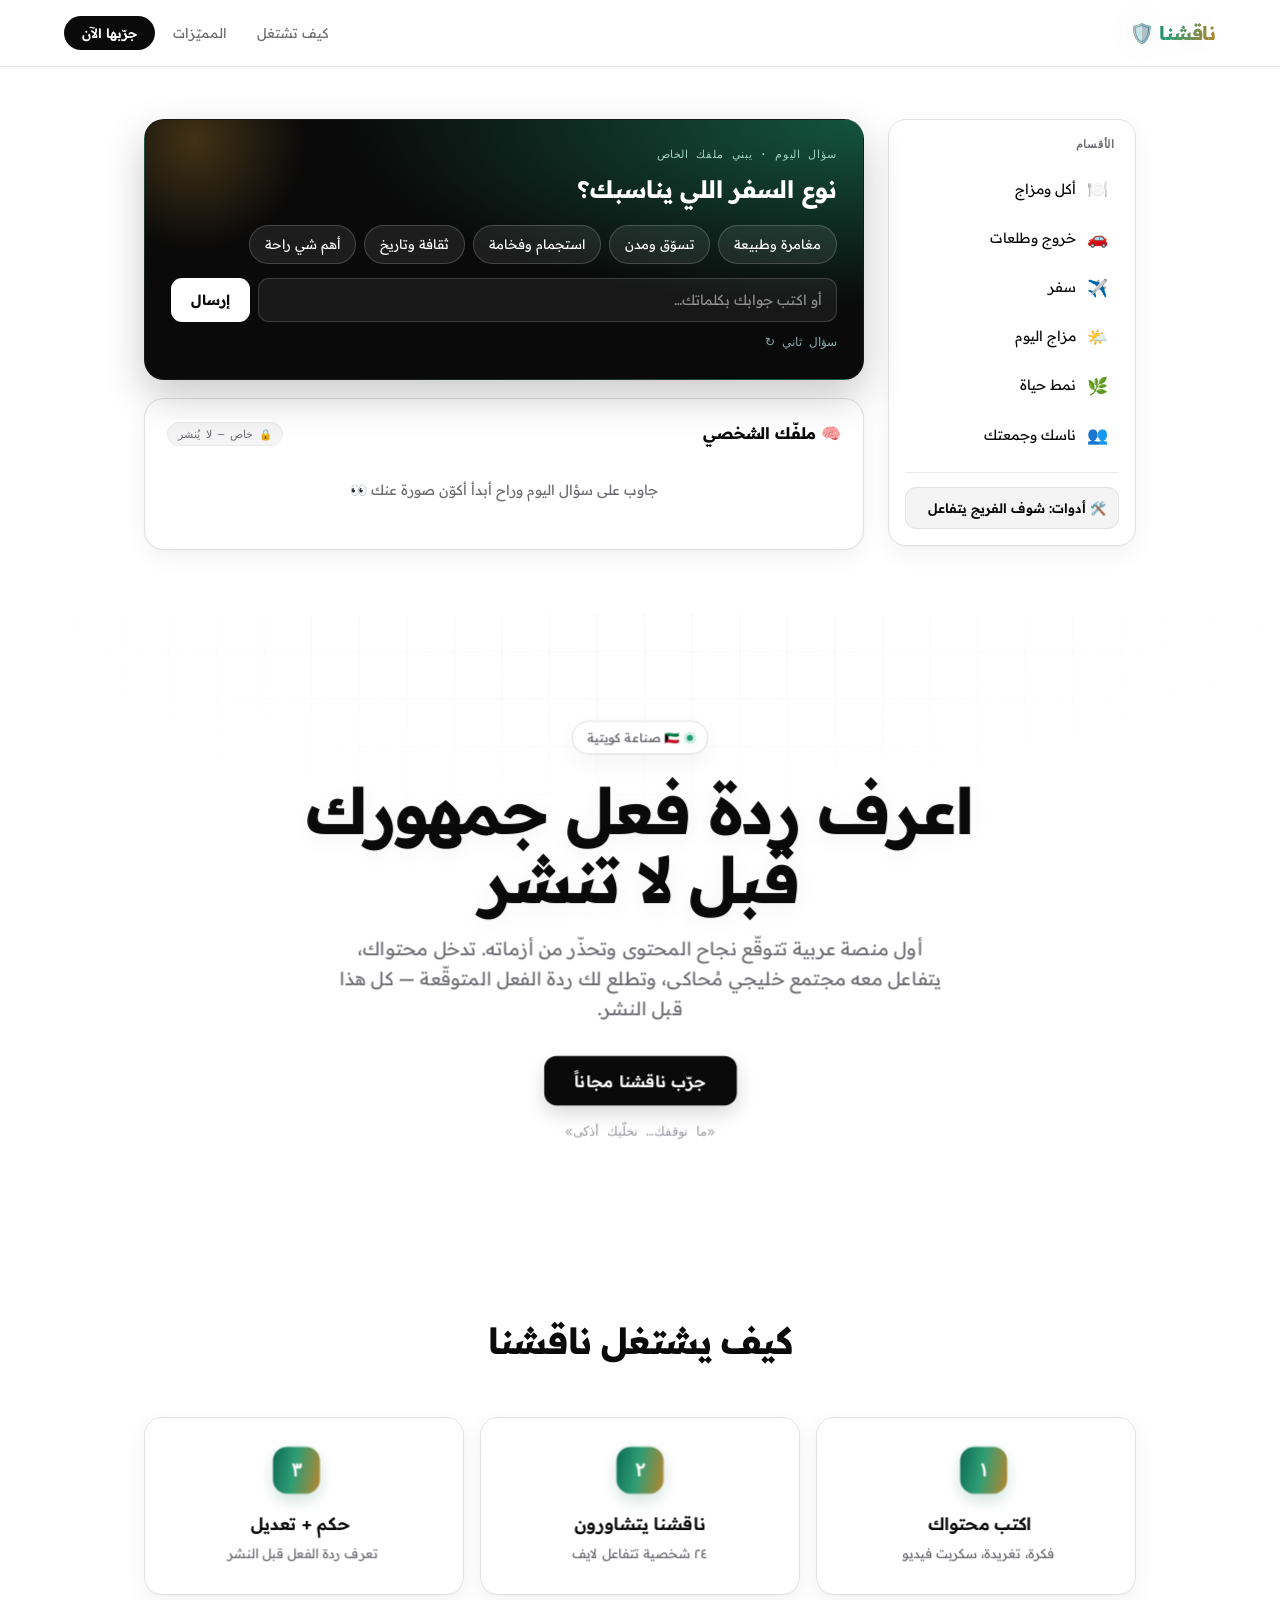
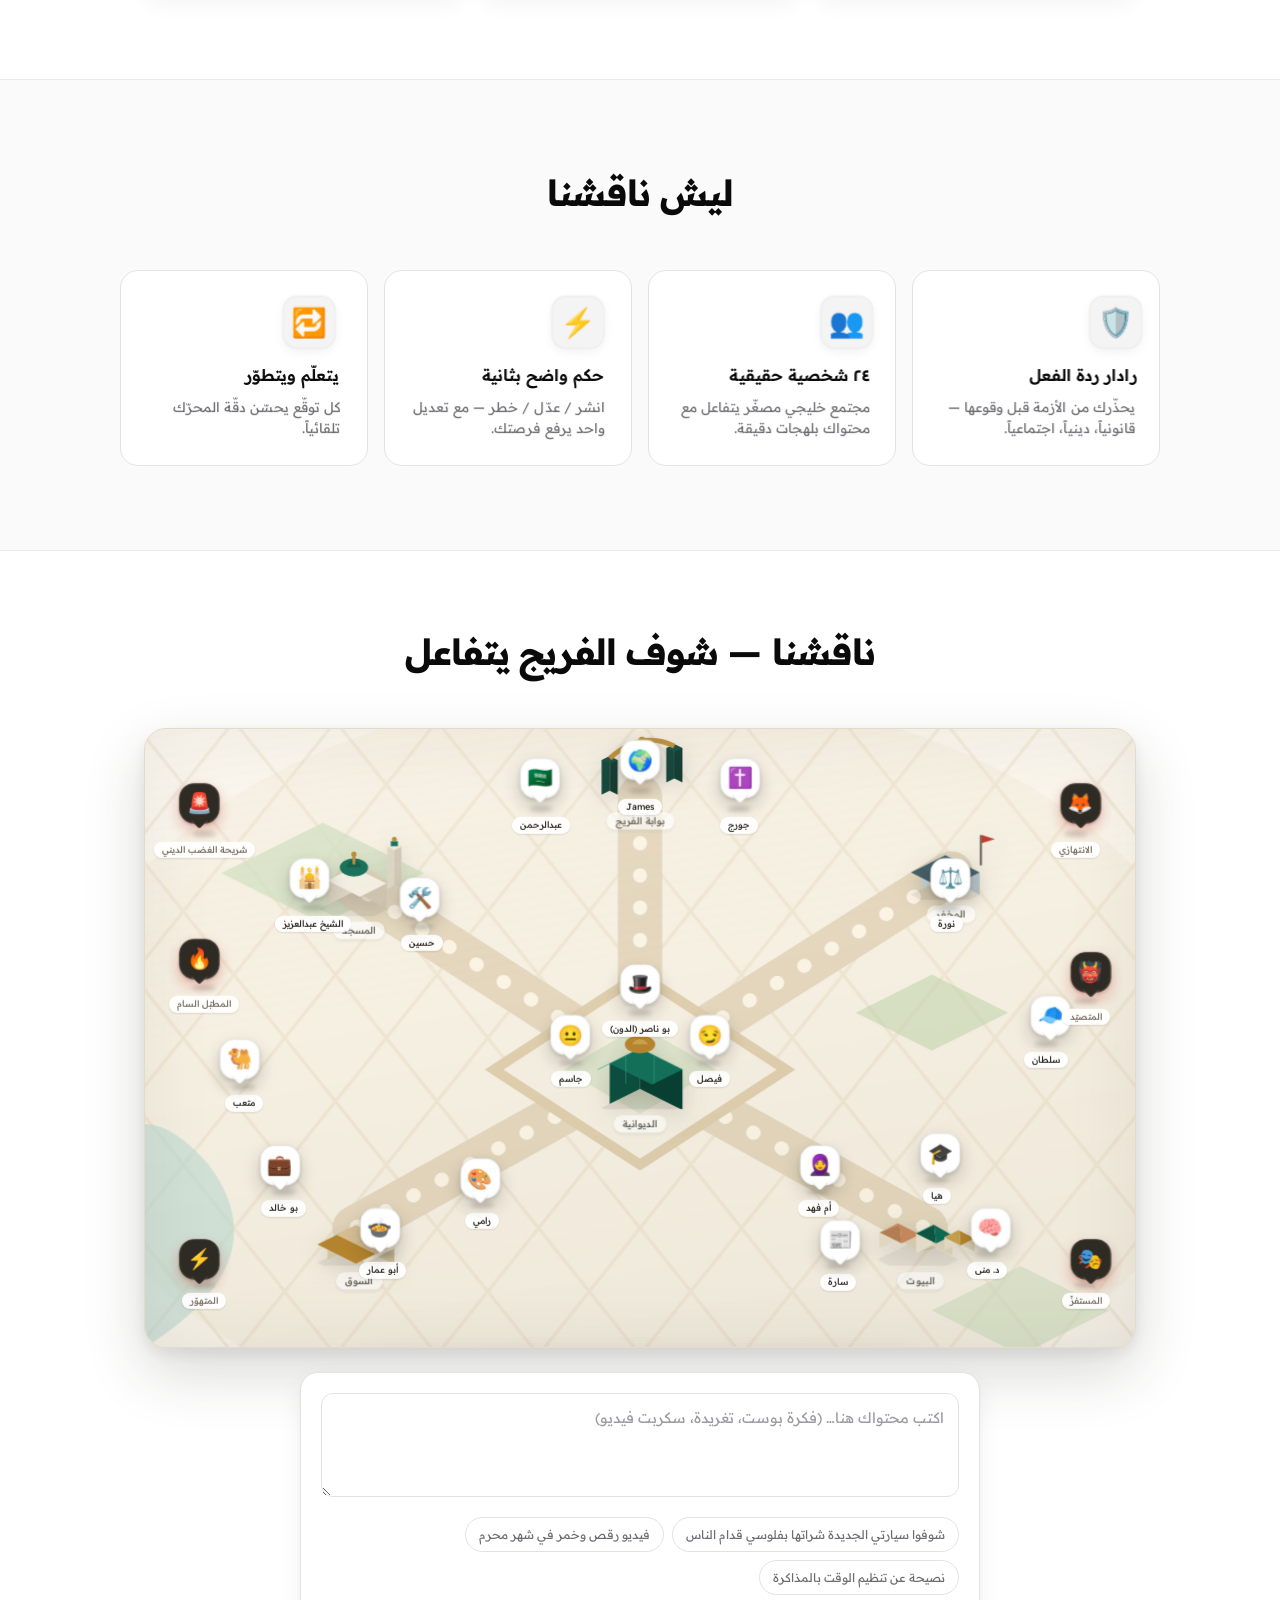
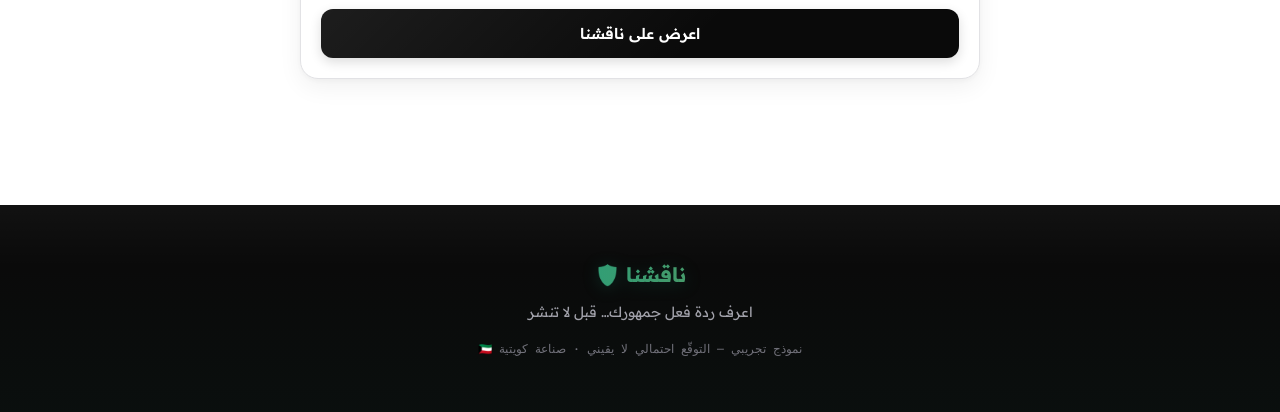
<file: diwaniya/index.html>
<!DOCTYPE html>
<html lang="ar" dir="rtl">
<head>
<meta charset="UTF-8">
<meta name="viewport" content="width=device-width, initial-scale=1.0">
<title>ناقشنا — اعرف ردة فعل جمهورك قبل لا تنشر</title>
<link rel="preconnect" href="https://fonts.googleapis.com">
<link rel="preconnect" href="https://fonts.gstatic.com" crossorigin>
<link href="https://fonts.googleapis.com/css2?family=Readex+Pro:wght@200;300;400;500;600;700&family=JetBrains+Mono:wght@400;500;600&display=swap" rel="stylesheet">
<link href="freej.css" rel="stylesheet">
<link href="advisor.css" rel="stylesheet">
<style>
  :root{
    /* محايدات نظيفة (ستايل أدوات المطوّرين الفخم) */
    --ink:#0A0A0A; --ink2:#18181B; --bg:#FFFFFF; --bg2:#FAFAFA; --bg3:#F4F4F5;
    --line:#EAEAEC; --line2:#E2E2E5; --mute:#6B6B72; --mute2:#9A9AA2;
    /* لمسات البراند كأكسنت */
    --teal:#0E6B54; --dteal:#0A4537; --gold:#B8862F; --sand:#F3EEE3;
    --safe:#1D9E75; --warn:#C77D00; --danger:#DC2626;
    --grad:linear-gradient(100deg,#0E6B54 0%,#2F9E76 45%,#B8862F 100%);
    --char:#27272A; --white:#FFFFFF; --card:#FFFFFF;
    --mono:'JetBrains Mono',ui-monospace,monospace;
    --shadow:0 1px 2px rgba(10,10,10,.04),0 8px 24px rgba(10,10,10,.05);
  }
  *{margin:0;padding:0;box-sizing:border-box;}
  body{font-family:'Readex Pro',sans-serif;background:var(--bg);color:var(--ink);
    line-height:1.6;-webkit-font-smoothing:antialiased;}
  #dw-root{min-height:100vh;}
  ::selection{background:rgba(14,107,84,.16);}

  /* الهيدر */
  .dw-header{display:flex;justify-content:space-between;align-items:center;
    padding:14px clamp(20px,6%,64px);background:rgba(255,255,255,.72);
    -webkit-backdrop-filter:saturate(180%) blur(12px);backdrop-filter:saturate(180%) blur(12px);
    position:sticky;top:0;z-index:50;border-bottom:1px solid var(--line);
    transform:translateZ(0);}
  .dw-logo{font-size:19px;font-weight:700;color:var(--ink);letter-spacing:-.01em;
    background:var(--grad);-webkit-background-clip:text;background-clip:text;-webkit-text-fill-color:transparent;
    transition:transform .2s;text-shadow:0 0 30px rgba(14,107,84,.12);}
  .dw-logo:hover{transform:scale(1.03) translateZ(2px);}
  .dw-shield{-webkit-text-fill-color:initial;}
  .dw-nav{display:flex;align-items:center;gap:6px;}
  .dw-navlink{color:var(--mute);text-decoration:none;font-size:13.5px;transition:.15s;padding:8px 12px;border-radius:8px;}
  .dw-navlink:hover{color:var(--ink);background:var(--bg3);}
  .dw-cta-sm{background:var(--ink);color:#fff;border:none;border-radius:999px;
    padding:9px 18px;font-family:inherit;font-size:13px;font-weight:600;cursor:pointer;transition:.18s;}
  .dw-cta-sm:hover{transform:translateY(-1px);box-shadow:0 6px 16px rgba(10,10,10,.18);}

  /* الهيرو — 3D perspective depth */
  .dw-hero{background:var(--bg);color:var(--ink);text-align:center;
    padding:clamp(56px,9vw,110px) clamp(20px,6%,64px) clamp(48px,7vw,88px);position:relative;overflow:hidden;
    perspective:1200px;transform-style:preserve-3d;}
  .dw-hero::before{content:"";position:absolute;inset:-40% 0 auto 0;height:560px;z-index:0;pointer-events:none;
    background:radial-gradient(60% 60% at 50% 0%, rgba(47,158,118,.14) 0%, rgba(184,134,47,.08) 40%, transparent 72%);
    transform:translateZ(-60px) scale(1.15);transform-style:preserve-3d;}
  .dw-hero::after{content:"";position:absolute;inset:0;z-index:0;pointer-events:none;opacity:.5;
    background-image:linear-gradient(var(--line) 1px,transparent 1px),linear-gradient(90deg,var(--line) 1px,transparent 1px);
    background-size:46px 46px;-webkit-mask-image:radial-gradient(70% 55% at 50% 0%,#000,transparent 75%);
    mask-image:radial-gradient(70% 55% at 50% 0%,#000,transparent 75%);
    transform:translateZ(-30px) scale(1.06);transform-style:preserve-3d;}
  .dw-hero>*{position:relative;z-index:1;}
  .dw-hero-badge{display:inline-flex;align-items:center;gap:7px;background:var(--bg);color:var(--mute);
    border:1px solid var(--line2);border-radius:999px;padding:6px 14px;font-size:12px;font-weight:500;
    margin-bottom:24px;box-shadow:var(--shadow);
    transform:translateZ(20px);transition:transform .25s;}
  .dw-hero-badge::before{content:"";width:6px;height:6px;border-radius:50%;background:var(--safe);
    box-shadow:0 0 0 3px rgba(29,158,117,.18),0 0 12px rgba(29,158,117,.3);animation:dw3dpulse 2s infinite;}
  @keyframes dw3dpulse{0%,100%{box-shadow:0 0 0 3px rgba(29,158,117,.18),0 0 12px rgba(29,158,117,.3)}
    50%{box-shadow:0 0 0 6px rgba(29,158,117,.08),0 0 24px rgba(29,158,117,.15)}}
  .dw-hero-title{font-size:clamp(34px,6.2vw,62px);font-weight:700;line-height:1.08;
    letter-spacing:-.025em;margin-bottom:20px;color:var(--ink);
    transform:translateZ(40px);text-shadow:0 4px 24px rgba(10,10,10,.06);}
  .dw-hero-sub{font-size:clamp(15px,2vw,18px);color:var(--mute);max-width:600px;margin:0 auto 30px;line-height:1.6;
    transform:translateZ(25px);}
  .dw-cta-lg{background:var(--ink);color:#fff;border:none;border-radius:12px;
    padding:14px 30px;font-family:inherit;font-size:15.5px;font-weight:600;cursor:pointer;transition:.25s;
    transform:translateZ(35px);box-shadow:0 8px 20px rgba(10,10,10,.16);}
  .dw-cta-lg:hover{transform:translateZ(50px) translateY(-2px);box-shadow:0 18px 40px rgba(10,10,10,.25);}
  .dw-hero-note{margin-top:20px;font-family:var(--mono);font-size:12.5px;color:var(--mute2);letter-spacing:-.01em;
    transform:translateZ(10px);}

  /* الأقسام */
  .dw-section{padding:clamp(48px,7vw,84px) clamp(20px,6%,64px);max-width:1120px;margin:0 auto;}
  .dw-section-alt{background:var(--bg2);max-width:none;border-block:1px solid var(--line);}
  .dw-sec-title{font-size:clamp(24px,3.4vw,36px);font-weight:700;text-align:center;color:var(--ink);
    letter-spacing:-.025em;margin-bottom:clamp(28px,4vw,48px);}

  /* الخطوات — 3D tilt cards */
  .dw-steps{display:flex;gap:16px;flex-wrap:wrap;justify-content:center;perspective:900px;}
  .dw-step{flex:1;min-width:220px;max-width:320px;background:var(--card);border:1px solid var(--line2);
    border-radius:18px;padding:30px 24px;text-align:center;
    transition:transform .35s ease,box-shadow .35s ease,border-color .35s ease;
    box-shadow:var(--shadow);transform-style:preserve-3d;will-change:transform;}
  .dw-step:hover{transform:rotateY(-4deg) rotateX(3deg) translateZ(12px) translateY(-4px);
    border-color:#D6D6DA;box-shadow:0 20px 40px rgba(10,10,10,.10),0 4px 8px rgba(10,10,10,.06);}
  .dw-step:nth-child(2):hover{transform:rotateX(4deg) translateZ(16px) translateY(-5px);}
  .dw-step:nth-child(3):hover{transform:rotateY(4deg) rotateX(3deg) translateZ(12px) translateY(-4px);}
  .dw-step-num{width:46px;height:46px;border-radius:14px;background:var(--grad);color:#fff;
    font-family:var(--mono);font-size:19px;font-weight:600;display:flex;align-items:center;justify-content:center;margin:0 auto 16px;
    transform:translateZ(20px);box-shadow:0 6px 16px rgba(14,107,84,.2);}
  .dw-step-title{font-size:17px;font-weight:600;margin-bottom:6px;color:var(--ink);transform:translateZ(10px);}
  .dw-step-desc{font-size:13px;color:var(--mute);transform:translateZ(5px);}

  /* المميّزات — 3D depth cards */
  .dw-features{display:grid;grid-template-columns:repeat(auto-fit,minmax(240px,1fr));gap:16px;max-width:1040px;margin:0 auto;perspective:1000px;}
  .dw-feature{background:var(--card);border:1px solid var(--line2);border-radius:18px;padding:26px;text-align:right;
    transition:transform .35s ease,box-shadow .35s ease,border-color .35s ease;
    transform-style:preserve-3d;will-change:transform;}
  .dw-feature:hover{transform:rotateX(4deg) rotateY(2deg) translateZ(10px) translateY(-4px);
    box-shadow:0 20px 50px rgba(10,10,10,.10),0 4px 12px rgba(10,10,10,.05);border-color:#D6D6DA;}
  .dw-feature:nth-child(even):hover{transform:rotateX(-3deg) rotateY(-2deg) translateZ(10px) translateY(-4px);}
  .dw-feature-icon{font-size:28px;margin-bottom:14px;display:inline-flex;width:52px;height:52px;
    align-items:center;justify-content:center;border-radius:14px;background:var(--bg3);border:1px solid var(--line);
    transform:translateZ(18px);box-shadow:0 4px 12px rgba(10,10,10,.06);transition:transform .3s,box-shadow .3s;}
  .dw-feature:hover .dw-feature-icon{transform:translateZ(28px) scale(1.06);box-shadow:0 8px 20px rgba(14,107,84,.12);}
  .dw-feature-title{font-size:16px;font-weight:600;color:var(--ink);margin-bottom:7px;transform:translateZ(8px);}
  .dw-feature-desc{font-size:13.5px;color:var(--mute);line-height:1.6;transform:translateZ(4px);}

  /* التطبيق (أداة الفريج — مساحة واسعة للأنميشن) */
  .dw-app{padding:clamp(40px,6vw,72px) clamp(20px,6%,64px);max-width:1120px;margin:0 auto;}
  #dwFreej{margin-bottom:24px;}
  .dw-app-card{background:var(--card);border:1px solid var(--line2);border-radius:18px;padding:20px;
    max-width:680px;margin:0 auto;box-shadow:0 8px 24px rgba(10,10,10,.06),0 2px 6px rgba(10,10,10,.04);
    transform-style:preserve-3d;transition:transform .3s,box-shadow .3s;}
  .dw-app-card:hover{transform:translateY(-2px) rotateX(0.5deg);
    box-shadow:0 16px 36px rgba(10,10,10,.08),0 4px 10px rgba(10,10,10,.05);}
  .dw-input{width:100%;border:1px solid var(--line2);border-radius:12px;padding:14px;
    font-family:inherit;font-size:14.5px;resize:vertical;min-height:104px;color:var(--ink);background:var(--bg);transition:.15s;}
  .dw-input::placeholder{color:var(--mute2);}
  .dw-input:focus{outline:none;border-color:var(--ink);box-shadow:0 0 0 3px rgba(10,10,10,.06);}
  .dw-chips{display:flex;gap:8px;margin-top:12px;flex-wrap:wrap;}
  .dw-chip{background:var(--bg);border:1px solid var(--line2);border-radius:999px;padding:7px 13px;
    font-size:12px;cursor:pointer;transition:.15s;color:var(--mute);}
  .dw-chip:hover{background:var(--ink);color:#fff;border-color:var(--ink);}
  .dw-run{width:100%;background:var(--ink);color:#fff;border:none;border-radius:12px;
    padding:15px;font-family:inherit;font-size:15px;font-weight:600;cursor:pointer;margin-top:14px;
    transition:transform .25s,box-shadow .25s;
    box-shadow:0 4px 12px rgba(10,10,10,.14);position:relative;overflow:hidden;}
  .dw-run::before{content:"";position:absolute;inset:0;background:linear-gradient(135deg,rgba(255,255,255,.08) 0%,transparent 60%);pointer-events:none;}
  .dw-run:hover{transform:translateY(-2px) scale(1.01);box-shadow:0 14px 30px rgba(10,10,10,.22);}

  /* التشاور */
  .dw-result{margin:24px auto 0;max-width:680px;}
  .dw-thinking{text-align:center;padding:34px 0;}
  .dw-think-text{font-size:15px;color:var(--ink);font-weight:600;}
  .dw-dots{display:inline-flex;gap:7px;margin-top:14px;}
  .dw-dot{width:9px;height:9px;border-radius:50%;background:var(--teal);animation:dwb 1.2s infinite;}
  .dw-dot:nth-child(2){animation-delay:.2s;}
  .dw-dot:nth-child(3){animation-delay:.4s;}
  @keyframes dwb{0%,80%,100%{opacity:.25;transform:scale(.85);}40%{opacity:1;transform:scale(1.1);}}

  /* النتيجة — 3D verdict */
  .dw-verdict{text-align:center;padding:20px;border-radius:16px;margin-bottom:14px;color:#fff;
    transform-style:preserve-3d;perspective:600px;
    box-shadow:0 12px 32px rgba(0,0,0,.18);position:relative;overflow:hidden;}
  .dw-verdict::before{content:"";position:absolute;inset:0;background:linear-gradient(135deg,rgba(255,255,255,.15) 0%,transparent 50%);pointer-events:none;border-radius:inherit;}
  .dw-verdict-v{font-size:25px;font-weight:700;letter-spacing:-.02em;transform:translateZ(16px);text-shadow:0 2px 8px rgba(0,0,0,.2);}
  .dw-verdict-r{font-size:13px;opacity:.92;margin-top:4px;font-family:var(--mono);transform:translateZ(8px);}
  .dw-dials{display:flex;gap:10px;margin-bottom:14px;}
  .dw-dial{flex:1;background:var(--card);border:1px solid var(--line2);border-radius:14px;padding:16px;text-align:center;}
  .dw-dial-lbl{font-size:11px;color:var(--mute);}
  .dw-dial-num{font-size:23px;font-weight:700;margin-top:3px;font-family:var(--mono);}
  .dw-split{display:flex;height:30px;border-radius:10px;overflow:hidden;margin-bottom:6px;border:1px solid var(--line2);}
  .dw-split div{display:flex;align-items:center;justify-content:center;font-size:11px;color:#fff;font-weight:600;font-family:var(--mono);}
  .dw-split-lbl{font-size:11px;color:var(--mute);text-align:center;margin-bottom:14px;}
  .dw-radar{display:flex;gap:6px;flex-wrap:wrap;justify-content:center;margin-bottom:16px;}
  .dw-radar-chip{border-radius:999px;padding:5px 13px;font-size:11.5px;font-weight:500;}
  .dw-radar-on{background:#FEF2F2;color:var(--danger);border:1px solid #FbD5D5;}
  .dw-radar-off{background:#ECFDF5;color:var(--safe);border:1px solid #C5E5D8;}
  .dw-voices-title{font-size:13px;font-weight:700;color:var(--ink);margin-bottom:11px;letter-spacing:-.01em;}
  .dw-voices{display:flex;flex-direction:column;gap:8px;}
  .dw-voice{background:var(--card);border:1px solid var(--line2);border-radius:14px;padding:13px 15px;}
  .dw-voice-top{display:flex;align-items:center;gap:8px;margin-bottom:5px;}
  .dw-voice-em{font-size:18px;}
  .dw-voice-nm{font-size:13px;font-weight:600;color:var(--ink);}
  .dw-voice-dm{font-size:10px;color:#fff;background:var(--ink2);border-radius:999px;padding:2px 9px;margin-right:auto;}
  .dw-voice-dm.dark{background:var(--danger);}
  .dw-voice-tx{font-size:13px;color:var(--mute);line-height:1.6;}
  .dw-edit{background:var(--bg2);border:1px solid var(--line2);border-radius:14px;padding:15px;margin-top:12px;
    border-right:3px solid var(--gold);}
  .dw-edit-h{font-size:12px;font-weight:700;color:var(--gold);margin-bottom:5px;}
  .dw-edit-t{font-size:13px;color:var(--mute);}
  .dw-conf{text-align:center;font-size:11px;color:var(--mute2);margin-top:14px;font-family:var(--mono);}

  /* لوحة تحليل النقاش — 3D panel */
  .dw-analysis{background:var(--card);border:1px solid var(--line2);border-radius:18px;padding:18px;margin:14px 0;
    box-shadow:0 12px 32px rgba(10,10,10,.06),0 2px 6px rgba(10,10,10,.04);
    transform-style:preserve-3d;transition:transform .3s,box-shadow .3s;}
  .dw-analysis:hover{transform:translateY(-2px) rotateX(1deg);
    box-shadow:0 18px 40px rgba(10,10,10,.08),0 4px 10px rgba(10,10,10,.05);}
  .dw-an-h{font-size:15px;font-weight:700;color:var(--ink);margin-bottom:10px;letter-spacing:-.01em;}
  .dw-an-sum{font-size:13.5px;color:var(--ink2);line-height:1.7;background:var(--bg2);border-radius:12px;
    padding:12px 14px;border-right:3px solid var(--gold);}
  .dw-an-sum.ai{border-right-color:var(--teal);}
  .dw-an-sub{font-family:var(--mono);font-size:11px;font-weight:600;color:var(--mute);
    text-transform:uppercase;letter-spacing:.06em;margin:16px 0 9px;}
  .dw-an-pairs{display:flex;flex-wrap:wrap;gap:7px;}
  .dw-an-pair{background:var(--bg2);border:1px solid var(--line2);border-radius:999px;padding:5px 13px;font-size:12px;color:var(--mute);}
  .dw-an-people{display:flex;flex-direction:column;gap:7px;}
  .dw-an-person{display:flex;align-items:flex-start;gap:11px;background:var(--bg);border:1px solid var(--line2);
    border-radius:13px;padding:11px 13px;}
  .dw-an-person.angered{border-color:#FbD5D5;background:#FEF6F6;}
  .dw-an-person.calmed{border-color:#C5E5D8;background:#F2FCF7;}
  .dw-an-em{font-size:20px;line-height:1.2;}
  .dw-an-body{display:flex;flex-direction:column;gap:2px;}
  .dw-an-nm{font-size:13px;font-weight:600;color:var(--ink);}
  .dw-an-line{font-size:12.5px;color:var(--mute);line-height:1.6;}

  /* الفوتر — 3D layered */
  .dw-footer{background:var(--ink);color:#fff;text-align:center;padding:54px clamp(20px,6%,64px);margin-top:30px;
    position:relative;overflow:hidden;}
  .dw-footer::before{content:"";position:absolute;inset:0;
    background:linear-gradient(180deg,rgba(255,255,255,.03) 0%,transparent 30%,rgba(14,107,84,.05) 100%);pointer-events:none;}
  .dw-footer-logo{font-size:20px;font-weight:700;margin-bottom:10px;
    background:var(--grad);-webkit-background-clip:text;background-clip:text;-webkit-text-fill-color:transparent;
    position:relative;filter:drop-shadow(0 2px 8px rgba(14,107,84,.3));}
  .dw-footer-tag{font-size:14px;color:#A1A1AA;margin-bottom:16px;position:relative;}
  .dw-footer-note{font-size:11.5px;color:#71717A;font-family:var(--mono);position:relative;}

  /* موبايل — نسطّح الـ3D (ما فيه hover، ونتجنّب jank الإعادة الرسم) */
  @media(max-width:600px){
    .dw-nav{gap:2px;}
    .dw-navlink{display:none;}
    /* إلغاء العمق ثلاثي الأبعاد على الشاشات الصغيرة: المحتوى يرجع مسطّحاً ومقروءاً */
    .dw-hero{perspective:none;}
    .dw-hero::before,.dw-hero::after,.dw-hero-badge,.dw-hero-title,.dw-hero-sub,
    .dw-cta-lg,.dw-hero-note{transform:none;}
    .dw-steps,.dw-features{perspective:none;}
    .dw-step,.dw-feature,.dw-step-num,.dw-step-title,.dw-step-desc,
    .dw-feature-icon,.dw-feature-title,.dw-feature-desc,
    .dw-verdict-v,.dw-verdict-r{transform:none;}
    /* لمسة لطيفة بدل الـtilt: رفع بسيط عند اللمس */
    .dw-step:active,.dw-feature:active{transform:translateY(-2px);}
  }

  /* احترام تفضيل تقليل الحركة (إتاحة) — نوقف كل الأنميشن والـ3D */
  @media(prefers-reduced-motion:reduce){
    *,*::before,*::after{
      animation-duration:.001ms!important;animation-iteration-count:1!important;
      transition-duration:.001ms!important;scroll-behavior:auto!important;
    }
    .dw-hero,.dw-hero::before,.dw-hero::after,.dw-hero-badge,.dw-hero-title,
    .dw-hero-sub,.dw-cta-lg,.dw-hero-note,.dw-step,.dw-feature,.dw-step-num,
    .dw-step-title,.dw-step-desc,.dw-feature-icon,.dw-feature-title,
    .dw-feature-desc,.dw-verdict-v,.dw-verdict-r{transform:none!important;perspective:none!important;}
  }
</style>
</head>
<body>
  <div id="dw-root"></div>

  <!-- المحرّك أولاً (يعرّض نفسه على window.DiwaniyaEngine)، ثم التطبيق -->
  <script src="engine.js"></script>
  <script src="questions.js"></script>
  <script src="profile.js"></script>
  <script src="freej.js"></script>
  <script src="app.js"></script>
</body>
</html>
</file>
<file: diwaniya/freej.css>
/* ============================================================
   الفريج الحيّ — أنماط المشهد الغامر (freej.css)
   مشهد SVG مسطّح فاخر: مبانٍ + ٢٤ شخصية تتحرّك وتتحاور.
   كله DOM/CSS — بلا مكتبات، بلا build.
   ============================================================ */

:root{
  --fj-gold:#B8862F; --fj-sand:#F3EEE3; --fj-teal:#0E6B54; --fj-dteal:#0A4537;
  --fj-danger:#C0392B; --fj-safe:#1D9E75; --fj-warn:#BA7517;
  --fj-char:#2E2A24; --fj-line:#E2DACB;
}

/* ===== المسرح — 3D perspective scene ===== */
.fj-scene{
  position:relative; width:100%; aspect-ratio:16/10; max-height:86vh; min-height:460px;
  border-radius:22px; overflow:hidden; isolation:isolate;
  background:#EFE9DB;
  border:1px solid var(--fj-line);
  box-shadow:0 24px 60px rgba(46,42,36,.18), 0 6px 16px rgba(46,42,36,.08), inset 0 1px 0 rgba(255,255,255,.6);
  font-family:inherit; user-select:none;
  perspective:1400px; transform-style:preserve-3d;
  transition:transform .4s ease;
}
.fj-scene:hover{
  transform:rotateX(1.5deg) rotateY(-0.5deg);
  box-shadow:0 30px 70px rgba(46,42,36,.22), 0 8px 20px rgba(46,42,36,.10), inset 0 1px 0 rgba(255,255,255,.6);
}
/* طبقة الخريطة (شوارع/ساحة/مسطّحات) — خلفية 3D */
.fj-basemap{ position:absolute; inset:0; z-index:0; pointer-events:none; transform:translateZ(-20px) scale(1.04); }
.fj-basemap svg{ display:block; width:100%; height:100%; }
/* ظلّ حوافّ ناعم يعطي عمق الخريطة */
.fj-scene::before{
  content:""; position:absolute; inset:0; z-index:1; pointer-events:none;
  box-shadow:inset 0 0 80px rgba(46,42,36,.07);
  transform:translateZ(5px);
}
/* طبقة ضوء عليا تعطي عمق */
.fj-scene::after{
  content:""; position:absolute; inset:0; z-index:2; pointer-events:none;
  background:linear-gradient(170deg,rgba(255,255,255,.12) 0%,transparent 40%,rgba(46,42,36,.04) 100%);
  transform:translateZ(10px);
}

/* ===== المباني — 3D elevated ===== */
.fj-building{
  position:absolute; transform:translate(-50%,-50%) translateZ(10px); text-align:center;
  z-index:2; transition:filter .45s ease, transform .45s ease;
  transform-style:preserve-3d;
}
.fj-building svg{ display:block; margin:0 auto; filter:drop-shadow(0 8px 12px rgba(46,42,36,.18));
  transition:filter .4s,transform .4s; transform:translateZ(5px); }
.fj-blabel{
  font-size:9.5px; font-weight:500; color:var(--fj-char); margin-top:5px; opacity:.72;
  background:rgba(255,255,255,.88); border-radius:999px; padding:1px 9px; display:inline-block;
  box-shadow:0 2px 4px rgba(46,42,36,.1); transition:opacity .3s, font-weight .3s;
  transform:translateZ(8px);
}
.fj-building.lit{ transform:translate(-50%,-50%) translateZ(18px) scale(1.08); }
.fj-building.lit svg{ filter:drop-shadow(0 0 18px rgba(184,134,47,.85)) drop-shadow(0 8px 12px rgba(46,42,36,.18));
  transform:translateZ(12px); }
.fj-building.lit .fj-blabel{ opacity:1; font-weight:700; color:var(--fj-dteal); }

/* ===== الشخصيات — 3D elevated pins ===== */
.fj-ava{
  position:absolute; transform:translate(-50%,-50%); width:48px; z-index:6;
  transition:left .95s cubic-bezier(.45,0,.2,1), top .95s cubic-bezier(.45,0,.2,1), opacity .5s, filter .5s;
  transform-style:preserve-3d;
}
.fj-ava-inner{
  display:flex; flex-direction:column; align-items:center;
  animation:fjbob 3.2s ease-in-out infinite;
  transform-style:preserve-3d;
}
@keyframes fjbob{ 0%,100%{transform:translateY(0) translateZ(0)} 50%{transform:translateY(-3px) translateZ(8px)} }
.fj-tok{
  width:40px; height:40px; border-radius:15px;
  background:#fff; border:1px solid rgba(46,42,36,.10);
  display:flex; align-items:center; justify-content:center;
  font-size:20px; position:relative; z-index:2;
  box-shadow:0 8px 18px rgba(46,42,36,.22), 0 2px 4px rgba(46,42,36,.14);
  transition:transform .3s ease, box-shadow .3s ease, border-color .3s ease;
  transform:translateZ(15px);
}
/* مؤشّر الدبوس (ذيل صغير تحت الماركر) */
.fj-tok::after{
  content:""; position:absolute; bottom:-4px; left:50%; width:11px; height:11px;
  background:#fff; border-right:1px solid rgba(46,42,36,.10); border-bottom:1px solid rgba(46,42,36,.10);
  border-radius:0 0 3px 0; transform:translateX(-50%) rotate(45deg); z-index:-1;
}
.fj-shadow{
  width:20px; height:5px; border-radius:50%;
  background:rgba(46,42,36,.16); margin-top:4px; filter:blur(1.5px);
}
.fj-name{
  font-size:9px; font-weight:500; color:var(--fj-char); margin-top:5px;
  background:rgba(255,255,255,.92); padding:1px 8px; border-radius:999px;
  white-space:nowrap; box-shadow:0 1px 2px rgba(46,42,36,.12);
}
/* الطيف السلبي على الأطراف */
.fj-ava.dark .fj-tok{
  border-color:#473f37; background:#2E2A24; color:#fff;
  box-shadow:0 6px 14px rgba(192,57,43,.32), 0 1.5px 3px rgba(46,42,36,.2);
}
.fj-ava.dark .fj-tok::after{ background:#2E2A24; border-color:#473f37; }
.fj-ava.dark .fj-name{ color:#7a7066; }
/* أثناء الكلام */
.fj-ava.speaking{ z-index:30; }
.fj-ava.speaking .fj-tok{ transform:scale(1.2); box-shadow:0 6px 16px rgba(46,42,36,.32); }
.fj-ava.dimmed{ opacity:.38; filter:grayscale(.35); }

/* ===== الوجوه + المزاج (النقاش الحيّ) ===== */
.fj-face{
  position:absolute; top:-19px; left:50%; transform:translateX(-50%) scale(0);
  font-size:22px; line-height:1; z-index:14; pointer-events:none;
  transition:transform .35s cubic-bezier(.34,1.56,.64,1);
  filter:drop-shadow(0 2px 3px rgba(46,42,36,.25));
}
.fj-face:not(:empty){ transform:translateX(-50%) scale(1); }
.fj-ava.m-angry .fj-tok{ border-color:var(--fj-danger); box-shadow:0 0 13px rgba(192,57,43,.6); }
.fj-ava.m-happy .fj-tok{ border-color:var(--fj-safe); box-shadow:0 0 13px rgba(29,158,117,.5); }
.fj-ava.m-neu   .fj-tok{ border-color:var(--fj-gold); }
.fj-ava.fj-react.m-angry .fj-tok{ animation:fjshake .42s; }
.fj-ava.fj-react.m-happy .fj-tok{ animation:fjhop .42s; }
@keyframes fjshake{ 0%,100%{transform:translateX(0)} 20%{transform:translateX(-3px) rotate(-6deg)}
  40%{transform:translateX(3px) rotate(6deg)} 60%{transform:translateX(-2px)} 80%{transform:translateX(2px)} }
@keyframes fjhop{ 0%,100%{transform:translateY(0)} 40%{transform:translateY(-6px) scale(1.08)} }

/* ===== فقاعات الكلام ===== */
.fj-bubble{
  position:absolute; bottom:46px; left:50%;
  transform:translateX(-50%) scale(0); transform-origin:bottom center;
  width:158px; max-width:44vw; background:#fff; border:1.5px solid var(--fj-line);
  border-radius:13px; padding:7px 10px; font-size:11px; line-height:1.55; color:var(--fj-char);
  box-shadow:0 8px 20px rgba(46,42,36,.18); z-index:28; pointer-events:none; text-align:right;
  opacity:0; transition:transform .4s cubic-bezier(.34,1.56,.64,1), opacity .3s;
}
.fj-bubble.show{ transform:translateX(-50%) scale(1); opacity:1; }
.fj-bubble::after{
  content:""; position:absolute; bottom:-7px; left:50%; transform:translateX(-50%);
  border:7px solid transparent; border-top-color:#fff;
}
.fj-bubble .fj-bname{ font-weight:700; font-size:9.5px; display:block; margin-bottom:2px; color:var(--fj-teal); }
.fj-bubble.crit{ border-color:#E8C5C0; }
.fj-bubble.crit .fj-bname{ color:var(--fj-danger); }
.fj-bubble.sup{ border-color:#C5E5D8; }
.fj-bubble.sup .fj-bname{ color:var(--fj-safe); }

/* ===== توست التشاور ===== */
.fj-toast{
  position:absolute; top:10px; left:50%; transform:translateX(-50%) translateY(-6px);
  background:rgba(14,107,84,.92); color:#fff; font-size:11.5px; font-weight:600;
  padding:5px 14px; border-radius:20px; z-index:34; opacity:0;
  transition:opacity .35s, transform .35s; pointer-events:none; display:flex; align-items:center; gap:7px;
}
.fj-toast.show{ opacity:1; transform:translateX(-50%) translateY(0); }
.fj-toast .fj-dot{ width:6px; height:6px; border-radius:50%; background:#fff; animation:fjpulse 1.1s infinite; }
.fj-toast .fj-dot:nth-child(2){ animation-delay:.18s; }
.fj-toast .fj-dot:nth-child(3){ animation-delay:.36s; }
@keyframes fjpulse{ 0%,80%,100%{opacity:.3;transform:scale(.8)} 40%{opacity:1;transform:scale(1.1)} }

/* ===== هالة الحكم (vignette) ===== */
.fj-vignette{ position:absolute; inset:0; z-index:18; pointer-events:none;
  box-shadow:inset 0 0 0 rgba(0,0,0,0); transition:box-shadow .7s ease; }

/* ===== شريط الحكم (HUD) — 3D floating ===== */
.fj-hud{
  position:absolute; left:50%; bottom:12px; transform:translateX(-50%) translateY(150%) translateZ(40px);
  width:92%; max-width:540px; background:rgba(255,255,255,.93);
  -webkit-backdrop-filter:blur(10px); backdrop-filter:blur(10px);
  border:1px solid var(--fj-line); border-radius:15px; padding:11px 15px;
  display:flex; align-items:center; gap:13px; z-index:32;
  box-shadow:0 16px 40px rgba(46,42,36,.24),0 4px 10px rgba(46,42,36,.10);
  transition:transform .55s cubic-bezier(.34,1.4,.64,1),box-shadow .55s ease;
}
.fj-hud.show{ transform:translateX(-50%) translateY(0) translateZ(40px);
  box-shadow:0 20px 50px rgba(46,42,36,.26),0 6px 14px rgba(46,42,36,.12); }
.fj-hud-v{ font-size:16px; font-weight:800; padding:7px 13px; border-radius:11px; color:#fff; white-space:nowrap; }
.fj-hud-meta{ font-size:11.5px; color:var(--fj-char); flex:1; line-height:1.6; }
.fj-hud-meta b{ color:var(--fj-dteal); }
.fj-hud-split{ display:flex; height:8px; border-radius:5px; overflow:hidden; margin-top:5px; border:1px solid var(--fj-line); }
.fj-hud-split i{ display:block; height:100%; }

/* ===== خطوط العدوى (منو أثّر على منو) ===== */
.fj-splines{
  position:absolute; inset:0; z-index:3; pointer-events:none;
  opacity:0; transition:opacity .5s ease;
}
.fj-splines.show{ opacity:1; }
.fj-splines svg{ display:block; width:100%; height:100%; overflow:visible; }
.fj-spline{ animation:fjflow 1.1s linear infinite; }
@keyframes fjflow{ to{ stroke-dashoffset:-2.5; } }

/* ===== التركيز بالنقر (تكبير + تعتيم الباقي) ===== */
.fj-ava{ cursor:pointer; }
.fj-building{ cursor:pointer; }
.fj-scene.fj-zoom .fj-ava:not(.fj-focus){ opacity:.22; filter:grayscale(.4); }
.fj-scene.fj-zoom .fj-building{ opacity:.4; }
.fj-ava.fj-focus{ z-index:40; }
.fj-ava.fj-focus .fj-tok{
  transform:translateZ(26px) scale(1.18);
  box-shadow:0 14px 26px rgba(46,42,36,.34), 0 0 22px rgba(184,134,47,.5);
}
.fj-ava.fj-focus .fj-name{ font-weight:700; background:#fff; }

/* ===== رفع + توهّج دافئ عند الهوفر ===== */
.fj-ava:hover{ z-index:24; }
.fj-ava:hover .fj-tok{
  transform:translateZ(24px) translateY(-2px) scale(1.1);
  box-shadow:0 12px 22px rgba(46,42,36,.3), 0 0 18px rgba(184,134,47,.42);
}
.fj-building:hover{ transform:translate(-50%,-50%) translateZ(22px) scale(1.07); }
.fj-building:hover svg{ filter:drop-shadow(0 0 16px rgba(184,134,47,.55)) drop-shadow(0 10px 14px rgba(46,42,36,.2)); }

/* ===== توهّج مزاجي أنعم (حلقة حول الدبوس) ===== */
.fj-ava.m-angry .fj-tok{ box-shadow:0 8px 16px rgba(46,42,36,.2), 0 0 16px rgba(239,68,68,.6); border-color:#ef4444; }
.fj-ava.m-happy .fj-tok{ box-shadow:0 8px 16px rgba(46,42,36,.2), 0 0 16px rgba(16,185,129,.55); border-color:#10b981; }
.fj-ava.m-neu   .fj-tok{ box-shadow:0 8px 16px rgba(46,42,36,.2), 0 0 13px rgba(245,158,11,.45); border-color:#f59e0b; }

/* ظلّ أرضي أنعم (إحساس أيزومتري) */
.fj-shadow{ width:24px; height:6px; background:rgba(46,42,36,.18); filter:blur(2px); margin-top:5px; }

/* ===== موبايل — نسطّح عمق المشهد (أداء + ما فيه hover) ===== */
@media(max-width:600px){
  .fj-scene{ aspect-ratio:9/12; max-height:none; perspective:none; }
  .fj-scene:hover{ transform:none; }       /* لا ميلان على اللمس */
  .fj-basemap{ transform:none; }
  .fj-ava{ width:40px; }
  .fj-tok{ width:32px; height:32px; font-size:16px; transform:none; }
  .fj-name{ font-size:8px; }
  .fj-bubble{ width:130px; font-size:10px; }
  .fj-face{ font-size:18px; top:-16px; }
  .fj-building{ transform:translate(-50%,-50%); }
  .fj-building svg{ transform:scale(.82); }
}

/* ===== احترام تقليل الحركة (إتاحة) ===== */
@media(prefers-reduced-motion:reduce){
  .fj-ava-inner{ animation:none; }
  .fj-scene{ perspective:none; }
  .fj-scene:hover{ transform:none; }
  .fj-tok,.fj-basemap{ transform:none; }
  .fj-toast .fj-dot{ animation:none; }
}
</file>
<file: diwaniya/advisor.css>
/* ============================================================
   المستشار الشخصي — أنماط الواجهة (advisor.css)
   ستايل نظيف فخم: أقسام يمين + سؤال اليوم + بطاقة الملف الخاص.
   ============================================================ */

:root{
  --av-ink:#0A0A0A; --av-ink2:#18181B; --av-bg:#FFFFFF; --av-bg2:#FAFAFA; --av-bg3:#F4F4F5;
  --av-line:#EAEAEC; --av-line2:#E2E2E5; --av-mute:#6B6B72; --av-mute2:#9A9AA2;
  --av-teal:#0E6B54; --av-gold:#B8862F; --av-safe:#1D9E75;
  --av-grad:linear-gradient(100deg,#0E6B54 0%,#2F9E76 45%,#B8862F 100%);
  --av-mono:'JetBrains Mono',ui-monospace,monospace;
  --av-shadow:0 1px 2px rgba(10,10,10,.04),0 8px 24px rgba(10,10,10,.05);
}

/* ===== الغلاف ===== */
.av-wrap{
  max-width:1120px; margin:0 auto; padding:clamp(28px,5vw,52px) clamp(20px,6%,64px) clamp(40px,6vw,64px);
  display:grid; grid-template-columns:248px 1fr; gap:24px; align-items:start;
}

/* ===== الأقسام (يمين) ===== */
.av-side{
  position:sticky; top:80px; background:var(--av-bg); border:1px solid var(--av-line2);
  border-radius:18px; padding:16px; box-shadow:var(--av-shadow);
}
.av-side-h{ font-family:var(--av-mono); font-size:11px; font-weight:600; color:var(--av-mute);
  text-transform:uppercase; letter-spacing:.07em; margin-bottom:12px; padding-right:4px; }
.av-cat{
  display:flex; align-items:center; gap:11px; padding:10px 11px; border-radius:11px;
  cursor:pointer; transition:.15s; font-size:14px; color:var(--av-ink); margin-bottom:2px;
}
.av-cat:hover{ background:var(--av-bg3); }
.av-cat.active{ background:var(--av-ink); color:#fff; }
.av-cat-em{ font-size:17px; }
.av-side-tools{ margin-top:14px; padding-top:14px; border-top:1px solid var(--av-line); }
.av-tool-btn{
  width:100%; display:flex; align-items:center; gap:9px; background:var(--av-bg3);
  border:1px solid var(--av-line2); border-radius:11px; padding:12px; cursor:pointer;
  font-family:inherit; font-size:13px; font-weight:600; color:var(--av-ink); transition:.15s;
}
.av-tool-btn:hover{ background:var(--av-bg); border-color:#D6D6DA; transform:translateY(-1px); }

/* ===== المنطقة الوسطى ===== */
.av-main{ display:flex; flex-direction:column; gap:18px; min-width:0; }

/* بطاقة سؤال اليوم (بلوك داكن فخم) */
.av-ask{
  background:radial-gradient(120% 120% at 100% 0%, #14543f 0%, #0A0A0A 60%);
  color:#fff; border-radius:20px; padding:26px; box-shadow:0 16px 40px rgba(10,10,10,.22);
  position:relative; overflow:hidden; border:1px solid rgba(255,255,255,.06);
}
.av-ask::before{ content:""; position:absolute; width:220px; height:220px; border-radius:50%;
  background:radial-gradient(closest-side, rgba(184,134,47,.32), transparent); top:-90px; left:-60px; }
.av-ask-kicker{ font-family:var(--av-mono); font-size:11px; color:#9fd3c2; font-weight:500;
  text-transform:uppercase; letter-spacing:.06em; position:relative; }
.av-ask-q{ font-size:clamp(19px,2.6vw,24px); font-weight:700; margin:10px 0 18px; position:relative;
  line-height:1.4; letter-spacing:-.01em; }
.av-chips{ display:flex; flex-wrap:wrap; gap:8px; position:relative; }
.av-chip{
  background:rgba(255,255,255,.08); border:1px solid rgba(255,255,255,.18); color:#fff;
  border-radius:999px; padding:8px 15px; font-size:13px; cursor:pointer; transition:.15s; font-family:inherit;
}
.av-chip:hover{ background:#fff; color:var(--av-ink); border-color:#fff; }
.av-ask-free{ display:flex; gap:8px; margin-top:14px; position:relative; }
.av-ask-input{
  flex:1; border:1px solid rgba(255,255,255,.16); border-radius:11px; padding:12px 14px;
  font-family:inherit; font-size:14px; color:#fff; background:rgba(255,255,255,.06);
}
.av-ask-input::placeholder{ color:rgba(255,255,255,.5); }
.av-ask-input:focus{ outline:none; border-color:rgba(255,255,255,.5); }
.av-ask-send{
  background:#fff; color:var(--av-ink); border:none; border-radius:11px; padding:0 20px;
  font-family:inherit; font-weight:700; font-size:14px; cursor:pointer; transition:.15s;
}
.av-ask-send:hover{ transform:translateY(-1px); }
.av-ask-skip{ background:none; border:none; color:#8aa; font-family:var(--av-mono); font-size:12px;
  cursor:pointer; margin-top:12px; position:relative; }
.av-ask-skip:hover{ color:#fff; }

/* بطاقة الملف الشخصي */
.av-profile{
  background:var(--av-bg); border:1px solid var(--av-line2); border-radius:20px; padding:22px;
  box-shadow:var(--av-shadow);
}
.av-pf-top{ display:flex; align-items:center; justify-content:space-between; margin-bottom:6px; }
.av-pf-h{ font-size:16px; font-weight:700; color:var(--av-ink); display:flex; align-items:center; gap:8px; letter-spacing:-.01em; }
.av-pf-lock{ font-family:var(--av-mono); font-size:10.5px; color:var(--av-mute); background:var(--av-bg3);
  border:1px solid var(--av-line); border-radius:999px; padding:3px 10px; }
.av-pf-streak{ font-family:var(--av-mono); font-size:12px; color:var(--av-gold); font-weight:600; }
.av-pf-sum{ font-size:14px; color:var(--av-ink2); line-height:1.7; margin:12px 0; }
.av-pf-empty{ font-size:14px; color:var(--av-mute); text-align:center; padding:26px 10px; }
.av-trait{ margin-bottom:12px; }
.av-trait-top{ display:flex; justify-content:space-between; font-size:13px; margin-bottom:6px; color:var(--av-ink); }
.av-trait-top span:last-child{ font-family:var(--av-mono); color:var(--av-mute); }
.av-trait-bar{ height:7px; background:var(--av-bg3); border-radius:999px; overflow:hidden; }
.av-trait-fill{ height:100%; background:var(--av-grad); border-radius:999px;
  transition:width .8s cubic-bezier(.45,0,.2,1); }
.av-tips{ margin-top:16px; padding-top:16px; border-top:1px solid var(--av-line); }
.av-tips-h{ font-family:var(--av-mono); font-size:11px; font-weight:600; color:var(--av-mute);
  text-transform:uppercase; letter-spacing:.06em; margin-bottom:10px; }
.av-tip{ display:flex; gap:9px; font-size:13.5px; color:var(--av-ink2); margin-bottom:9px; line-height:1.6; }
.av-tip-em{ color:var(--av-gold); flex-shrink:0; }
.av-pf-reset{ background:none; border:none; color:var(--av-mute2); font-family:var(--av-mono); font-size:11px;
  cursor:pointer; margin-top:12px; }
.av-pf-reset:hover{ color:var(--av-ink); }

.av-loading{ font-family:var(--av-mono); font-size:12px; color:var(--av-mute); text-align:center; padding:14px; }

/* موبايل */
@media(max-width:760px){
  .av-wrap{ grid-template-columns:1fr; }
  .av-side{ position:static; }
  .av-side .av-cats{ display:flex; gap:8px; overflow-x:auto; padding-bottom:4px; }
  .av-cat{ flex-shrink:0; margin-bottom:0; }
}
</file>
